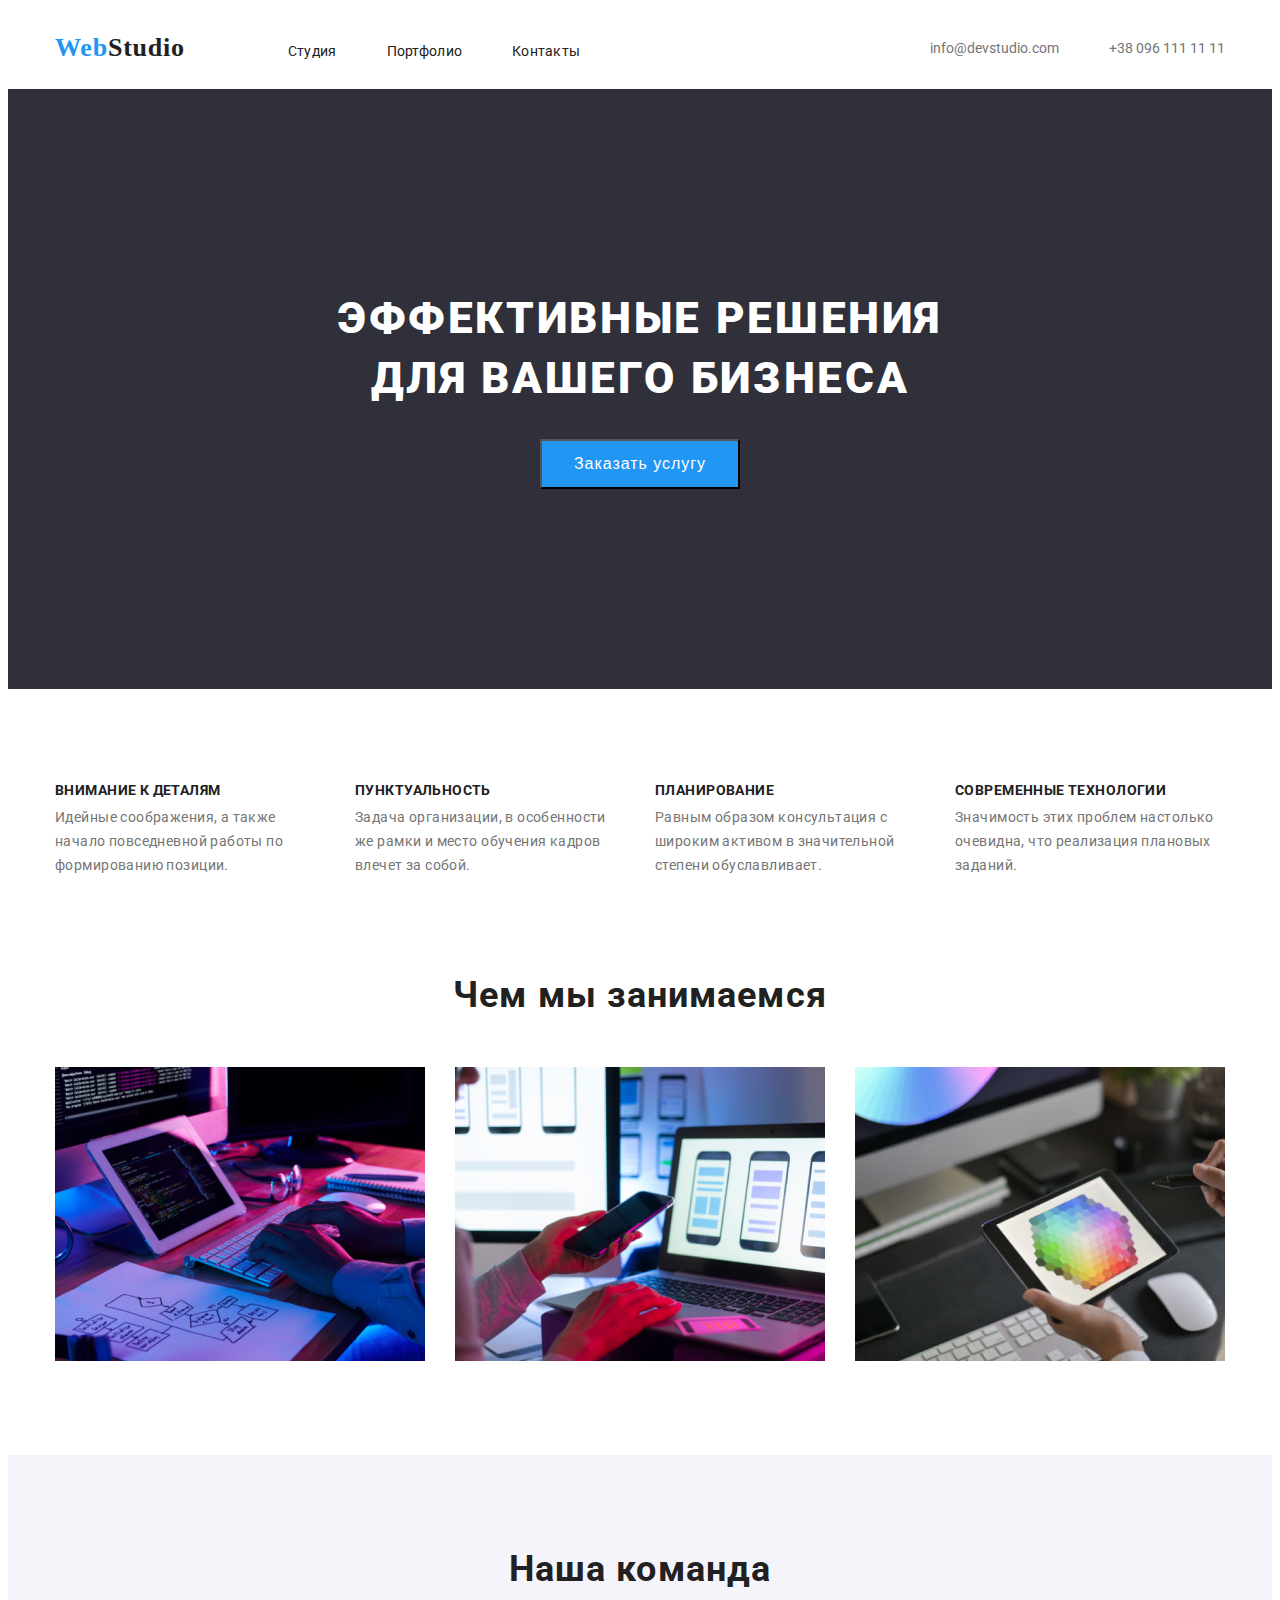
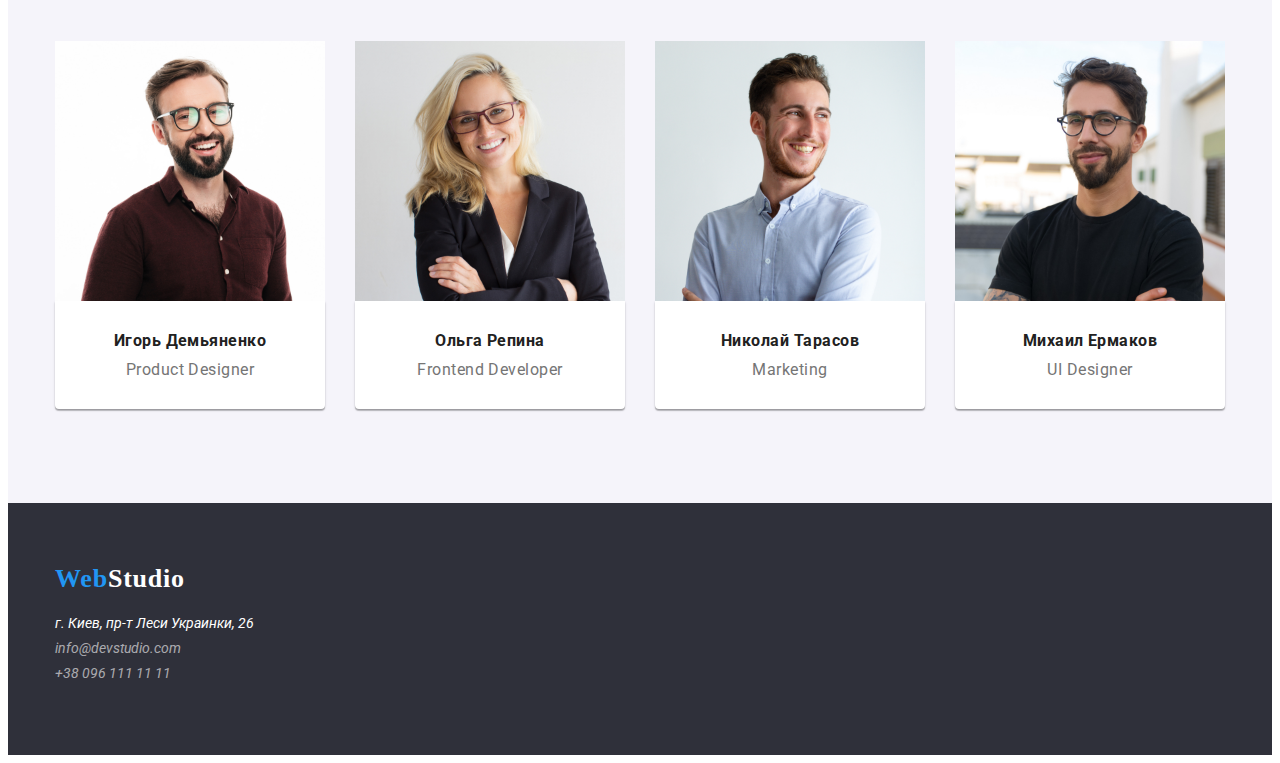
<file: index.html>
<!DOCTYPE html>
<html lang="ru">
  <head>
    <meta charset="UTF-8"/>
    <meta name="viewport" content="width=device-width, initial-scale=1.0"/>
    <title>Web Studio</title>
    <link rel="stylesheet" href="photo"/>
    <link rel="stylesheet" href="https://cdnjs.cloudflare.com/ajax/libs/modern-normalize/1.0.0/modern-normalize.css" integrity="sha512-Zx6MlUMKSVJoQ+83OwhdILe8cSEsCzfqThJd7J/VA2UrK6Ctj85p+xzqfyuNXE5B1k25uUdmJ2OzItbBy9GHAQ==" crossorigin="anonymous" />
    <link rel="stylesheet" href="portfolio.html">
    <link href="https://fonts.googleapis.com/css2?family=Roboto:wght@500&display=swap" rel="stylesheet">
    <link rel="stylesheet" href="css/style.css">
  </head>
  <body>
    <header class="header">
      <div class="container header-container">
        <nav class="nav">
          <a href="./" class="logo"><span class="logo-blye">Web</span>Studio</a>
          <ul class="menu">
            <li class="nav-text">
              <a href="#" class="link">Студия</a>
            </li>
            <li class="nav-text">
              <a href="portfolio.html" class="link">Портфолио</a>
            </li>
            <li class="nav-text">
              <a href="#contact" class="link">Контакты</a>
            </li>
          </ul>
        </nav>
        <ul class="nav-contact">
          <li class="link-contact">
            <a href="mailto:info@devstudio.com" class="link">info@devstudio.com</a>
          </li>
          <li class="link-contact">
            <a href="tel:+380961111111" class="link">+38 096 111 11 11</a>
          </li>
        </ul>
      </div>
    </header>
    <main>
      <section class="hero">
        <div class="container">
          <div class="hero-box">
            <h1 class="hero-text">Эффективные решения для вашего бизнеса</h1>
            <button type="button" class="btn btn-text">Заказать услугу</button>
          </div>
        </div>
      </section>
      <section class="lesson-details">
        <div class="container">
          <ul class="ability">
            <li class="ability-box">
              <h3 class="ability-headlines">Внимание к деталям</h3>
              <p class="ability-text">
                Идейные соображения, а также начало повседневной работы по
                формированию позиции.
              </p>
            </li>
            <li class="ability-box">
              <h3 class="ability-headlines">Пунктуальность</h3>
              <p class="ability-text">
                Задача организации, в особенности же рамки и место обучения кадров
                влечет за собой.
              </p>
            </li>
            <li class="ability-box">
              <h3 class="ability-headlines">Планирование</h3>
              <p class="ability-text">
                Равным образом консультация с широким активом в значительной
                степени обуславливает.
              </p>
            </li>
            <li class="ability-box">
              <h3 class="ability-headlines">Современные технологии</h3>
              <p class="ability-text">
                Значимость этих проблем настолько очевидна, что реализация
                плановых заданий.
              </p>
            </li>
          </ul>
          <div class="our-occupation">
            <h2 class="classes">Чем мы занимаемся</h2>
            <ul class="gallery">
              <li class="photo-occupation">
                <img src="photo/img.jpg" alt="Програмирование" width="370" height="294"/>
              </li>
              <li class="photo-occupation">
                <img src="photo/img-2.jpg" alt="Стилизация" width="370" height="294"/>
              </li>
              <li class="photo-occupation">
                <img src="photo/img-3.jpg" alt="Дизайн" width="370" height="294"/>
              </li>
            </ul>
          </div>
        </div>
      </section>
      <section class="team">
        <div class="container">
          <h2 class="classes">Наша команда</h2>
          <ul class="team-photo">
            <li class="team-photo-item">
              <img src="photo/team/img-1.jpg" alt="Игорь Демьяненко" width="270" height="260"/>
              <div class="name-profession">
                <h3 class="name">Игорь Демьяненко</h3>
                <p class="profession">Product Designer</p>
              </div>
            </li>
            <li class="team-photo-item">
              <img src="photo/team/img-2.jpg" alt="Ольга Репина" width="270" height="260"/>
              <div class="name-profession">
                <h3 class="name">Ольга Репина</h3>
                <p class="profession">Frontend Developer</p>
              </div>
            </li>
            <li class="team-photo-item">
              <img src="photo/team/img-3.jpg" alt="Николай Тарасов" width="270" height="260"/>
              <div class="name-profession">
                <h3 class="name">Николай Тарасов</h3>
                <p class="profession">Marketing</p>
              </div class="name-profession">
            </li class="team-photo-item">
            <li class="team-photo-item">
              <img src="photo/team/img-4.jpg" alt="Михаил Ермаков" width="270" height="260"/>
              <div class="name-profession">
                <h3 class="name">Михаил Ермаков</h3>
                <p class="profession">UI Designer</p>          
              </div>
            </li>
          </ul>
        </div>
      </section>
    </main>
    <footer class="footer">
      <div class="container">
        <a href="./" class="logo"><span class="logo-blye">Web</span>Studio</a>
        <address class="address">
          <ul>
            <li>
              <a href="https://goo.gl/maps/VjD2412M1aLJkWsU9" class="map link">г. Киев, пр-т Леси Украинки, 26</a>
            </li>
            <li>
              <a href="mailto:info@devstudio.com" class="link contact">info@devstudio.com</a>
            </li>
            <li>
              <a href="tel:+380961111111" id="contact" class="link contact">+38 096 111 11 11</a>
            </li>
          </ul>
        </address>
      </div>
    </footer>
  </body>
</html>
</file>
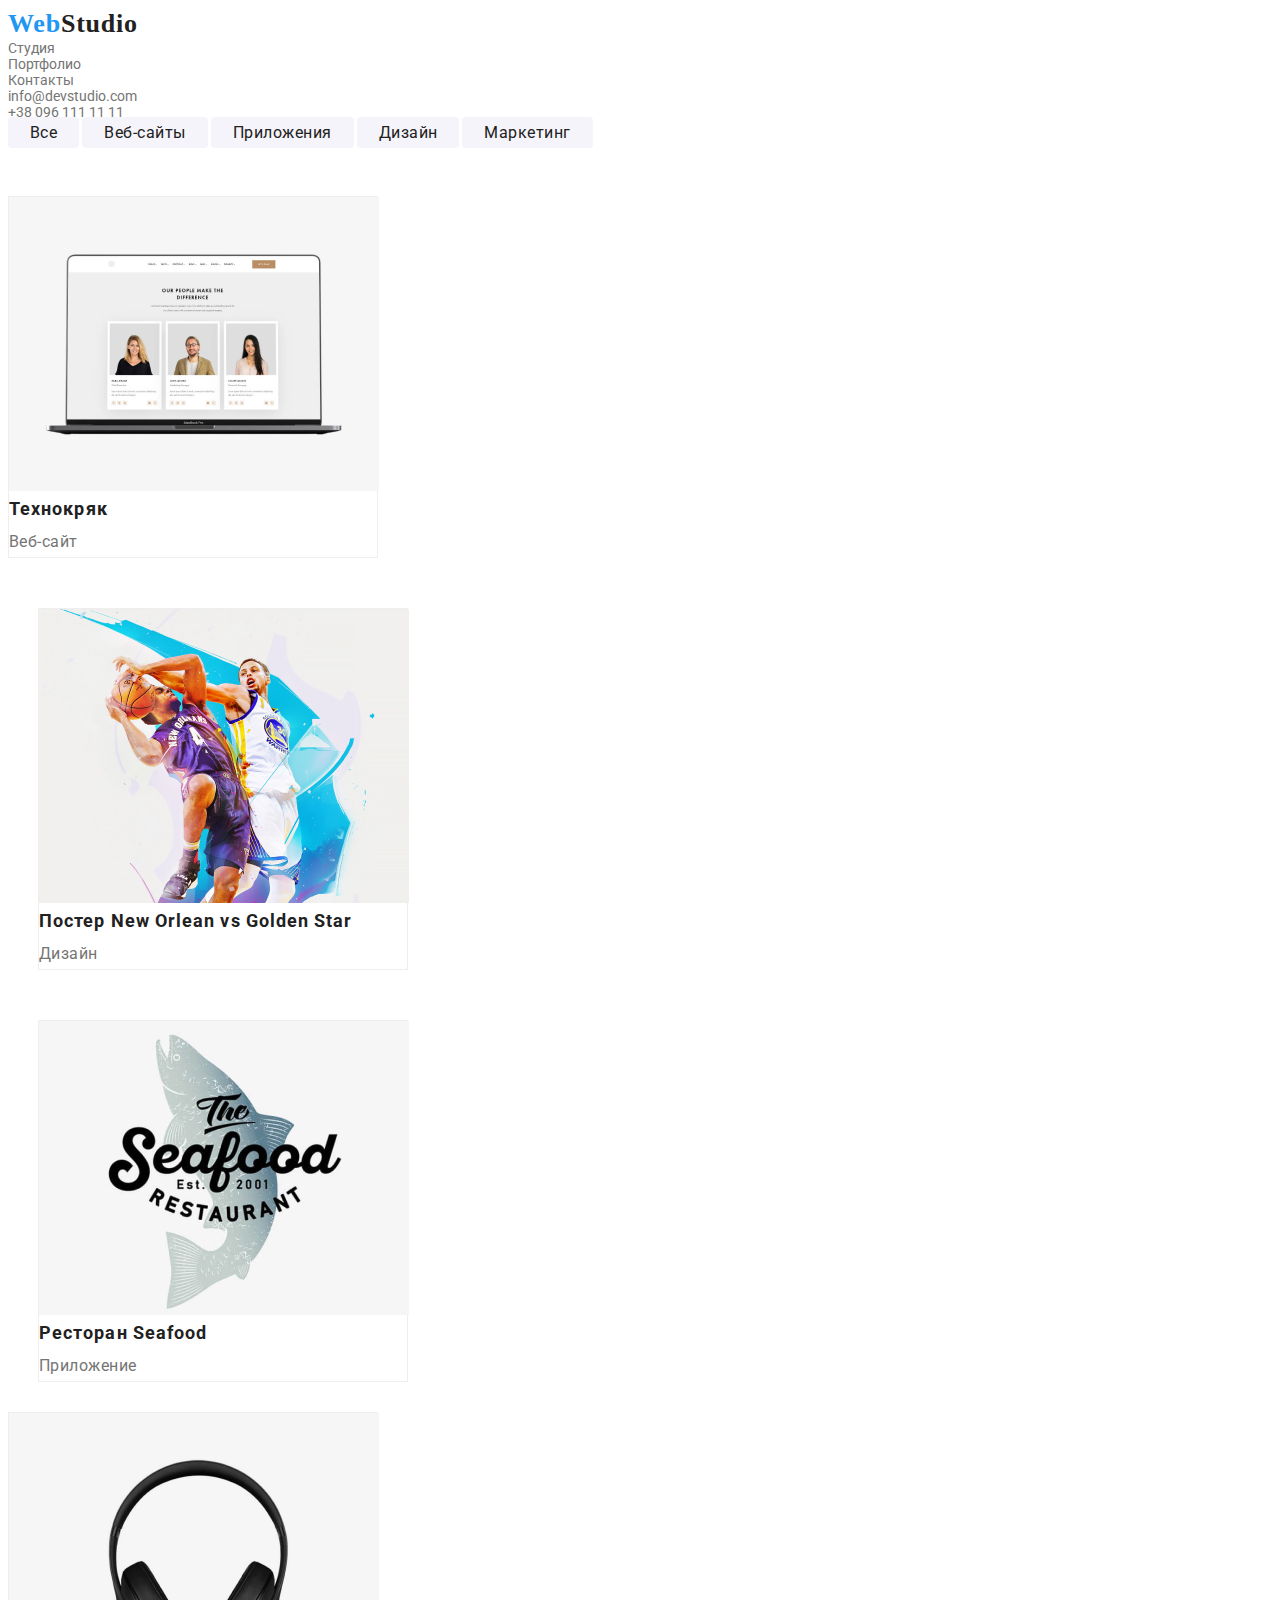
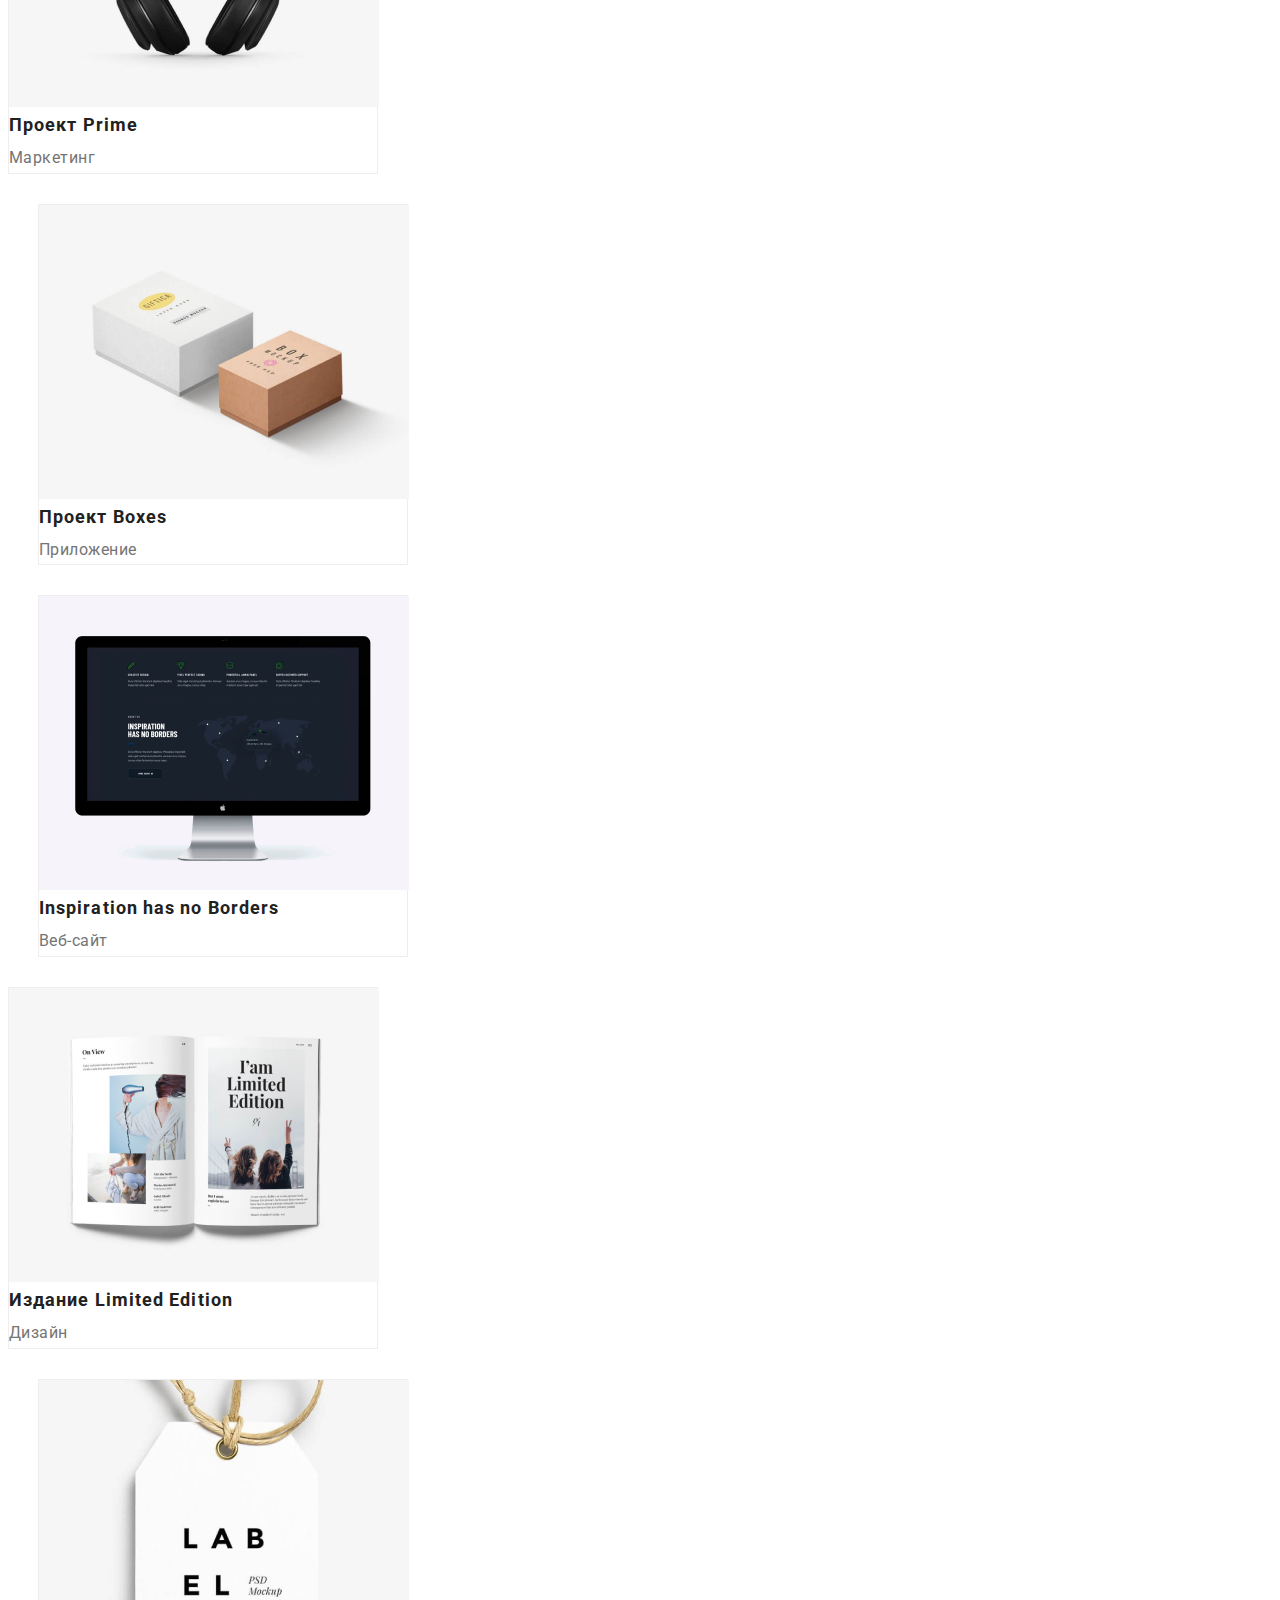
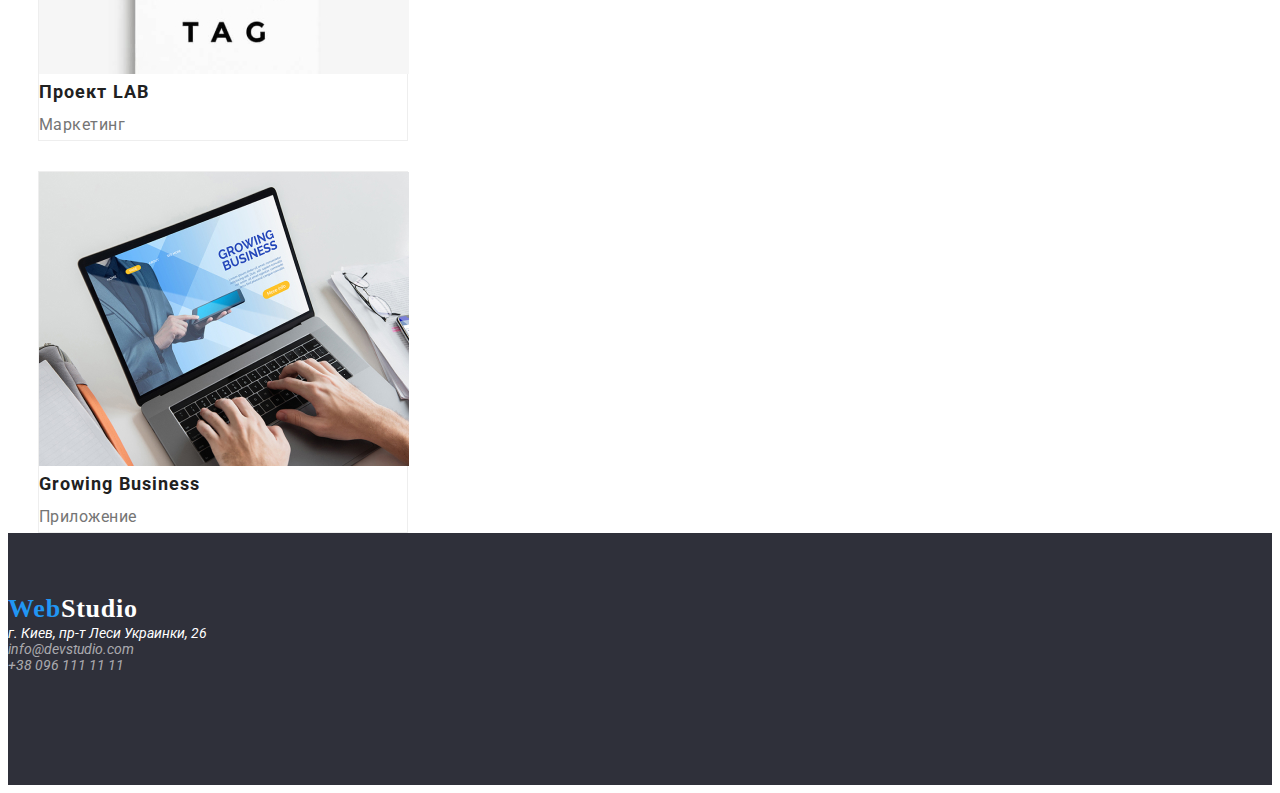
<file: page.html>
<!DOCTYPE html>
<html lang="en">
<head>
  <meta charset="UTF-8">
  <meta name="viewport" content="width=device-width, initial-scale=1.0">
  <title>Портфолио</title>
  <link href="https://fonts.googleapis.com/css2?family=Roboto:wght@500&display=swap" rel="stylesheet">
  <link rel="stylesheet" href="css/page.css">
</head>
<body>
  <header>
    <nav>
     <ul>
        <li>
          <a href="./" class="logo"><span class="logo-blye">Web</span>Studio</a>
        </li>
        <li>
          <a href="#" class="nav-text link">Студия</a>
        </li>
        <li>
          <a href="page.html" class="nav-text link">Портфолио</a>
        </li>
        <li>
          <a href="#contact" class="nav-text link">Контакты</a>
        </li>
      </ul>
    </nav>
    <ul>
      <li><a href="mailto:info@devstudio.com" class="link">info@devstudio.com</a></li>
      <li><a href="tel:+380961111111" class="link">+38 096 111 11 11</a></li>
    </ul>
  </header>
  <main>
    <nav>
      <!-- <button type="button">Все</button>
      <button type="button">Веб-сайты</button>
      <button type="button">Приложения</button>
      <button type="button">Дизайн</button>
      <button type="button">Маркетинг</button> -->
      <a href="#" class="services link">Все</a>
      <a href="#" class="services link">Веб-сайты</a>
      <a href="#" class="services link">Приложения</a>
      <a href="#" class="services link">Дизайн</a>
      <a href="#" class="services link">Маркетинг</a>
  </nav>
    <ul>
      <li class="photo">
        <img src="photo/page/img.jpg" alt="Технокряк">
        <a href="#" class="text-photo link">Технокряк</a>
        <p class="text-photo-gray">Веб-сайт</p>
      </li>
      <li class="photo">
        <img src="photo/page/img-2.jpg" alt="Постер New Orlean vs Golden Star">
        <a href="#" class="text-photo link">Постер New Orlean vs Golden Star</a>
        <p class="text-photo-gray">Дизайн</p>
      </li>
      <li class="photo">
        <img src="photo/page/img-3.jpg" alt="Ресторан Seafood">
        <a href="#" class="text-photo link">Ресторан Seafood</a>
        <p class="text-photo-gray">Приложение</p>
      </li>
      <li class="photo">
        <img src="photo/page/img-4.jpg" alt="Проект Prime">
        <a href="#" class="text-photo link">Проект Prime</a>
        <p class="text-photo-gray">Маркетинг</p>
      </li>
      <li class="photo">
        <img src="photo/page/img-5.jpg" alt="Проект Boxes">
        <a href="#" class="text-photo link">Проект Boxes</a>
        <p class="text-photo-gray">Приложение</p>
      </li>
      <li class="photo">
        <img src="photo/page/img-6.jpg" alt="Inspiration has no Borders">
        <a href="#" class="text-photo link">Inspiration has no Borders</a>
        <p class="text-photo-gray">Веб-сайт</p>
      </li>
      <li class="photo">
        <img src="photo/page/img-7.jpg" alt="Издание Limited Edition">
        <a href="#" class="text-photo link">Издание Limited Edition</a>
        <p class="text-photo-gray">Дизайн</p>
      </li>
      <li class="photo">
        <img src="photo/page/img-8.jpg" alt="Проект LAB">
        <a href="#" class="text-photo link">Проект LAB</a>
        <p class="text-photo-gray">Маркетинг</p>
      </li>
      <li class="photo">
        <img src="photo/page/img-9.jpg" alt="Growing Business">
        <a href="#" class="text-photo link">Growing Business</a>
        <p class="text-photo-gray">Приложение</p>
      </li>
    </ul>
  </main>
  <footer class="footer">
    <a href="./" class="logo"><span class="logo-blye">Web</span>Studio</a>
    <address>
      <ul>
        <li>
          <a href="https://goo.gl/maps/VjD2412M1aLJkWsU9" class="map link">г. Киев, пр-т Леси Украинки, 26</a>
        </li>
        <li>
          <a href="mailto:info@devstudio.com" class="link contact">info@devstudio.com</a>
        </li>
        <li>
          <a href="tel:+380961111111" id="contact" class="link contact">+38 096 111 11 11</a>
        </li>
      </ul>
    </address>
  </footer>
</body>
</html>
</file>
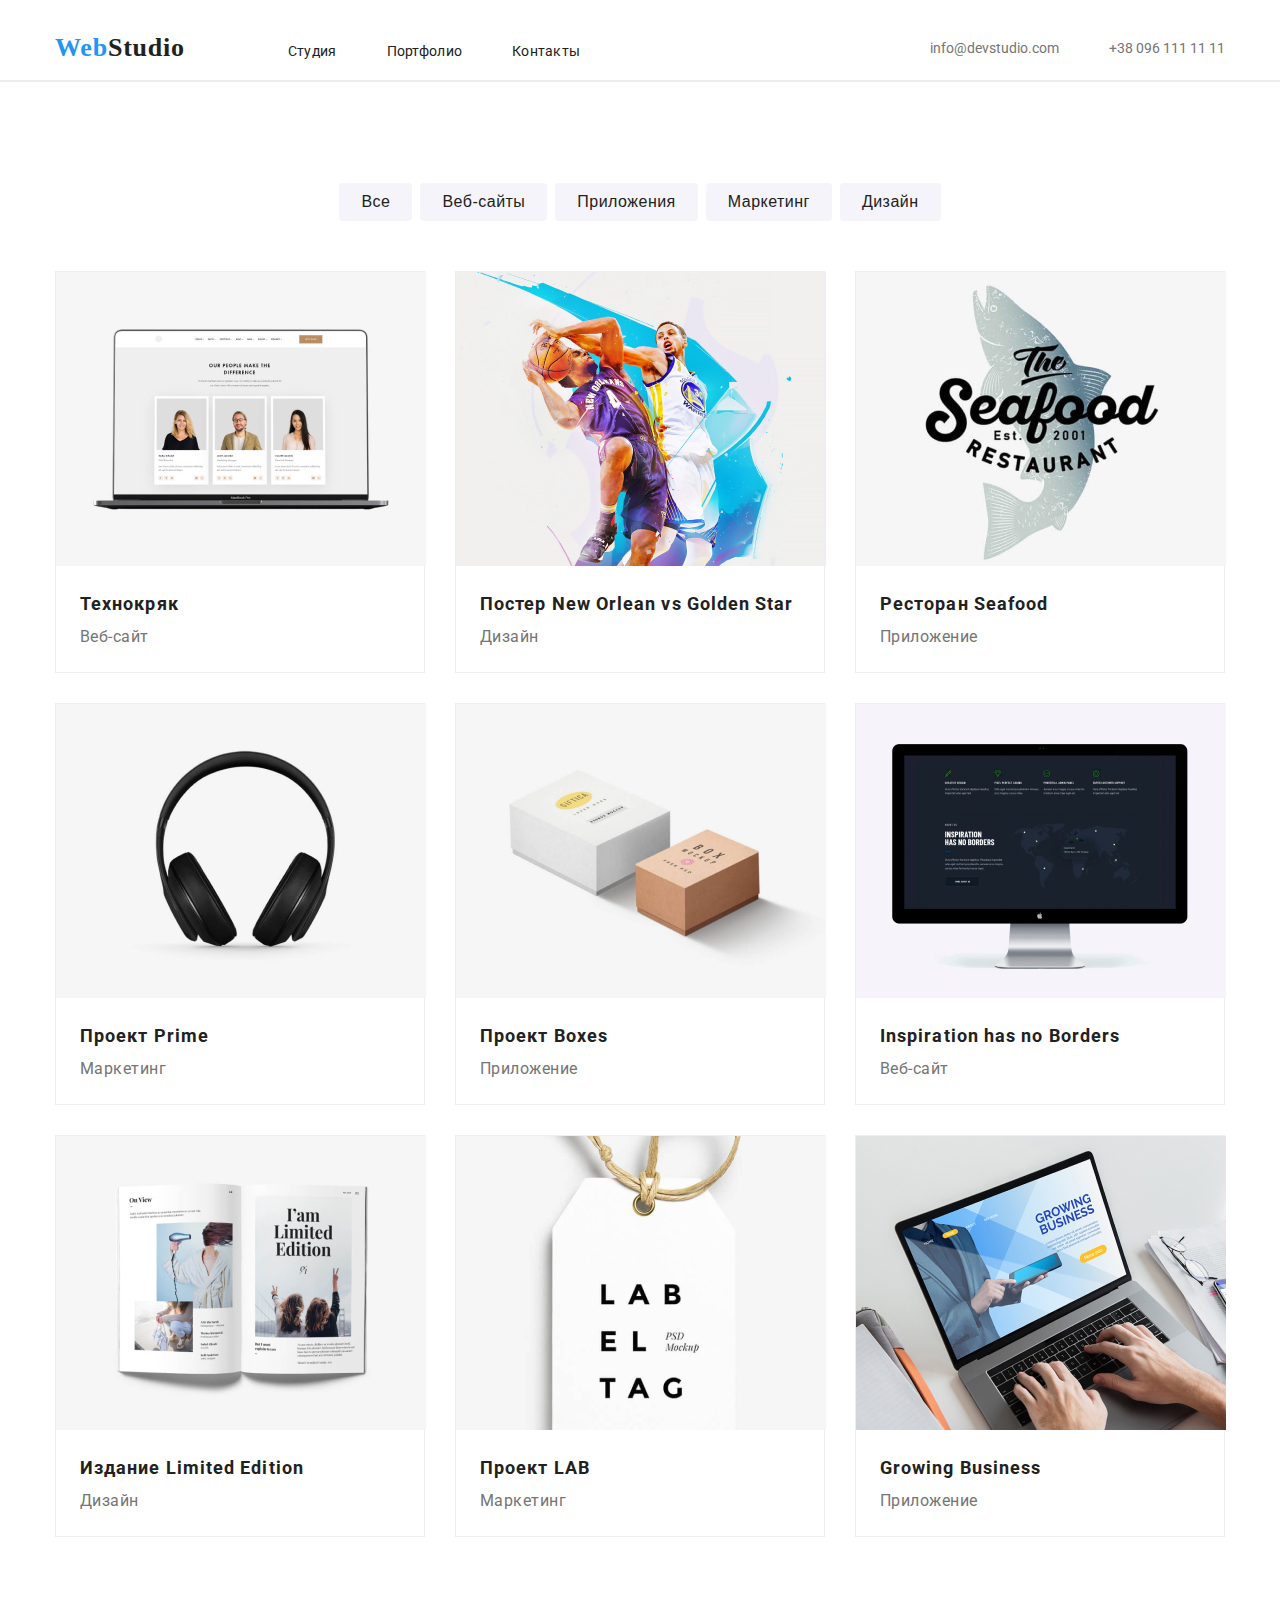
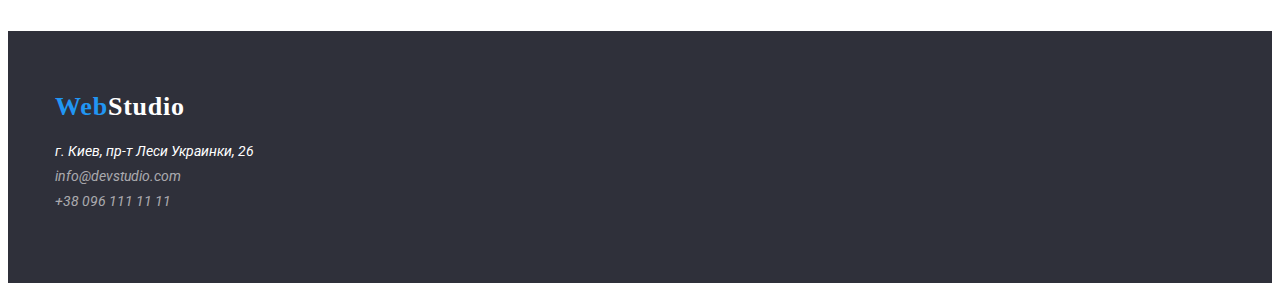
<file: portfolio.html>
<!DOCTYPE html>
<html lang="en">
<head>
  <meta charset="UTF-8">
  <meta name="viewport" content="width=device-width, initial-scale=1.0">
  <title>Портфолио</title>
  <link href="https://fonts.googleapis.com/css2?family=Roboto:wght@500&display=swap" rel="stylesheet">
  <link rel="stylesheet" href="https://cdnjs.cloudflare.com/ajax/libs/modern-normalize/1.0.0/modern-normalize.css" integrity="sha512-Zx6MlUMKSVJoQ+83OwhdILe8cSEsCzfqThJd7J/VA2UrK6Ctj85p+xzqfyuNXE5B1k25uUdmJ2OzItbBy9GHAQ==" crossorigin="anonymous" />
  <link rel="stylesheet" href="css/page.css">
</head>
<body>
  <header class="header">
    <div class="container header-container">
      <nav class="nav">
        <a href="./" class="logo"><span class="logo-blye">Web</span>Studio</a>
        <ul class="menu">
          <li class="nav-text">
            <a href="#" class="link">Студия</a>
          </li>
          <li class="nav-text">
            <a href="portfolio.html" class="link">Портфолио</a>
          </li>
          <li class="nav-text">
            <a href="#contact" class="link">Контакты</a>
          </li>
        </ul>
      </nav>
      <ul class="nav-contact">
        <li class="link-contact">
          <a href="mailto:info@devstudio.com" class="link">info@devstudio.com</a>
        </li>
        <li class="link-contact">
          <a href="tel:+380961111111" class="link">+38 096 111 11 11</a>
        </li>
      </ul>
    </div>
  </header>
  <div class="line"></div>
  <main class="main">
      <ul class="btn"> 
        <li class="button"><button type="button" class="services">Все</button></li>
        <li class="button"><button type="button" class="services">Веб-сайты</button></li>
        <li class="button"><button type="button" class="services">Приложения</button></li>
        <li class="button"><button type="button" class="services">Маркетинг</button></li>
        <li class="button"><button type="button" class="services">Дизайн</button></li>
      </ul>
      <section>
        <div class="container">
          <ul class="gallery">
            <li class="photo">
              <img src="photo/page/img.jpg" alt="Технокряк" width="370px" height="294px">
              <div class="containret-text-photo">
                <h3 class="text-photo">Технокряк</h3>
                <p class="text-photo-gray">Веб-сайт</p>
              </div>
            </li>
            <li class="photo">
              <img src="photo/page/img-2.jpg" alt="Постер New Orlean vs Golden Star" width="370px" height="294px">
              <div class="containret-text-photo">
                <h3 class="text-photo">Постер New Orlean vs Golden Star</h3>
                <p class="text-photo-gray">Дизайн</p>
              </div>
            </li>
            <li class="photo">
              <img src="photo/page/img-3.jpg" alt="Ресторан Seafood" width="370px" height="294px">
              <div class="containret-text-photo">
                <h3 class="text-photo">Ресторан Seafood</h3>
                <p class="text-photo-gray">Приложение</p>
              </div>
            </li>
            <li class="photo">
              <img src="photo/page/img-4.jpg" alt="Проект Prime" width="370px" height="294px">
              <div class="containret-text-photo">
                <h3 class="text-photo">Проект Prime</h3>
                <p class="text-photo-gray">Маркетинг</p>
              </div>
            </li>
            <li class="photo">
              <img src="photo/page/img-5.jpg" alt="Проект Boxes" width="370px" height="294px">
              <div class="containret-text-photo">
                <h3 class="text-photo">Проект Boxes</h3>
                <p class="text-photo-gray">Приложение</p>
              </div>
            </li>
            <li class="photo">
              <img src="photo/page/img-6.jpg" alt="Inspiration has no Borders" width="370px" height="294px">
              <div class="containret-text-photo">
                <h3 class="text-photo">Inspiration has no Borders</h3>
                <p class="text-photo-gray">Веб-сайт</p>
              </div>
            </li>
            <li class="photo">
              <img src="photo/page/img-7.jpg" alt="Издание Limited Edition" width="370px" height="294px">
              <div class="containret-text-photo">
                <h3 class="text-photo">Издание Limited Edition</h3>
                <p class="text-photo-gray">Дизайн</p>
              </div>
            </li>
            <li class="photo">
              <img src="photo/page/img-8.jpg" alt="Проект LAB" width="370px" height="294px">
              <div class="containret-text-photo">
                <h3 class="text-photo">Проект LAB</h3>
                <p class="text-photo-gray">Маркетинг</p>
              </div>
              </li>
              <li class="photo">
                <img src="photo/page/img-9.jpg" alt="Growing Business" width="370px" height="294px">
                <div class="containret-text-photo">
                  <h3 class="text-photo">Growing Business</h3>
                  <p class="text-photo-gray">Приложение</p>
                </div>
            </li>
          </ul>
        </div>
      </section>
  </main>
  <footer class="footer">
    <div class="container">
      <a href="./" class="logo"><span class="logo-blye">Web</span>Studio</a>
      <address class="address">
        <ul>
          <li>
            <a href="https://goo.gl/maps/VjD2412M1aLJkWsU9" class="map link">г. Киев, пр-т Леси Украинки, 26</a>
          </li>
          <li>
            <a href="mailto:info@devstudio.com" class="link contact">info@devstudio.com</a>
          </li>
          <li>
            <a href="tel:+380961111111" id="contact" class="link contact">+38 096 111 11 11</a>
          </li>
        </ul>
      </address>
    </div>
  </footer>
</body>
</html>
</file>
<file: css/style.css>
:root{
    --main-color-text-gray:#757575;
    --accent-color-blue: #2196F3; 
    --background-color-white: #FFFFFF;
    --secondary-color-black: #212121;
    --bg-color-sektion: #2F303A;
    --bg-btn-color-white-gray: #F5F4FA;
}

*,
*::before,
*::after {
    box-sizing: inherit;
}  

html{
    box-sizing: border-box;
}

body{
    font-family: 'roboto', 'sans-serif';
    font-size: 14px;
    color: var(--main-color-text-gray);
}

img{
    display: block;
    max-height: 100%;
    height: auto;
}

li{
    list-style: none;
}

h1, h2, h3, ul, p{
    margin: 0px;
    padding: 0px;
}

.container{
    width: 1200px;
    padding-left: 15px;
    padding-right: 15px;
    margin-right: auto;
    margin-left: auto;
}





           /* header */

.header{
    padding-top: 24px;
    padding-bottom: 25px;
    align-items: center;
    display: flex;
}
           
.header .container{
    display: flex;
}

.header-container {
    display: flex;
    align-items: center;
    justify-content: flex-end;
}

.nav{
    margin-right: auto;
}

.menu{
    display: inline-flex;
    
}

.nav-contact{
    display: inline-flex;
   
}

.nav-text .link{
    color: var(--secondary-color-black);
    line-height: 1.142;
    letter-spacing: 0.02em;
    text-decoration: none;
}    

.nav-text{
    margin-right: 50px;
}

.nav-text:last-child {
    margin-right: 0px;
}

.link-contact{
    margin-right: 50px;
}

.link-contact:last-child{
    margin-right: 0px;
}

.logo{
    font-family: 'raleway', 'sans-serif';
    color: var(--secondary-color-black);
    text-decoration: none;
    font-weight: bold;
    font-size: 26px;
    line-height: 1.23;
    letter-spacing: 0.03em;
    margin-right: 100px;
}

.logo-blye{
    color: var(--accent-color-blue);
}





            /* hero */

.hero{
    background-color: var(--bg-color-sektion);
    width: auto;
    padding: 200px 0;
}

.hero-box{
    margin-left: auto;
    margin-right: auto;
    width: 630px;
    height: 200px;
    text-align: center;
}


.hero-text{
    color: var(--background-color-white);
    font-weight: 900;
    font-size: 44px;
    line-height: 1.36;
    letter-spacing: 0.06em;
    text-transform: uppercase;
    
}

.ability-headlines{
    color: var(--secondary-color-black);
    text-transform: uppercase;
    font-size: 14px;
    line-height: 0.875;
    letter-spacing: 0.03em;  
}

.ability-text{
    font-size: 14px;
    line-height: 1.714; 
    letter-spacing: 0.03em;
    width: 270px;
    height: 75px;
    margin-top: 10px;
}




            /* button */

.btn{
    background-color: var(--accent-color-blue);
    color: var(--background-color-white);
    width: 200px;
    height: 50px;    
}

.btn-text{
    font-size: 16px; 
    line-height: 1.875;
    letter-spacing: 0.06em;
    margin-top: 30px;
} 






        /* link */
.link{
    display: block;
    text-decoration: none;
    color: inherit;
}

.link:focus,
.link:hover{
    color: var(--accent-color-blue);
}

            /* наши плюхи */

.lesson-details{
    padding-bottom: 94px;
}

.ability-box{
    margin-left: 30px;
    margin-top: 95px;
    flex-basis: calc(100% / 4 - 30px);
}

.ability-box:nth-child(4n + 1){
    margin-left: 0px;
}

.ability{
    display: flex;
    flex-wrap: wrap;
}





            /* чем мы занимаемся */

.classes{
    color: var(--secondary-color-black);
    text-align: center;
    font-size: 36px;
    line-height: 1.166;
    letter-spacing: 0.03em;
}

.our-occupation{
    margin-top: 94px;
}

.gallery{
    display: flex;
    flex-wrap: wrap;
}

.photo-occupation{
    margin-top: 50px;
    margin-left: 30px;
    flex-basis: calc(100% / 3 - 30px);
}

.photo-occupation:nth-child(3n + 1){
    margin-left: 0px;
}




            /* team */
            
.team{
    background: var(--bg-btn-color-white-gray);
    padding: 94px 0;
}

.team-photo{
    display: flex;
    flex-wrap: wrap;
}

.team-photo-item{
    margin-top: 50px;
    margin-left: 30px;
    flex-basis: calc(100% / 4 - 30px);  
}

.team-photo-item:nth-child(4n + 1){
    margin-left: 0px;
}

.name{
    text-align: center;
    font-size: 16px;
    line-height: 1.187;
    letter-spacing: 0.03em;
    color: var(--secondary-color-black);
}

.name-profession{
    background-color: var(--background-color-white);
    width: 270px;
    height: auto;
    padding-top: 30px;
    padding-bottom: 30px;
    border-radius: 0 0 4px 4px;
    box-shadow: 0px 1px 3px rgba(0, 0, 0, 0.12), 0px 1px 1px rgba(0, 0, 0, 0.14), 0px 2px 1px rgba(0, 0, 0, 0.2);
}

.profession{
    text-align: center;
    font-size: 16px;
    line-height: 1.187;
    letter-spacing: 0.03em;
    margin-top: 10px;
}





            /* footer */

.footer{
    background-color: var(--bg-color-sektion);
    height: 252px;
    padding-top: 60px;
}

.footer .logo{
    color: var(--background-color-white);
}

.address{
    margin-top: 20px;
}

.map{
    margin-bottom: 9px;
    color: var(--background-color-white);
}

.contact{
    margin-bottom: 9px;
    color: rgba(255, 255, 255, 0.6);
}
</file>
<file: css/page.css>
:root{
    --main-color-text-gray:#757575;
    --accent-color-blue: #2196F3; 
    --background-color-white: #FFFFFF;
    --secondary-color-black: #212121;
    --bg-color-sektion: #2F303A;
    --bg-btn-color-white-gray: #F5F4FA;
}

*,
*::before,
*::after {
    box-sizing: inherit;
}  

html{
    box-sizing: border-box;
}

body{
    font-family: 'roboto', 'sans-serif';
    font-size: 14px;
    color: var(--main-color-text-gray);
}

img{
    display: block;
    max-height: 100%;
    height: auto;
}

li{
    list-style: none;
}

h1, h2, h3, ul, p{
    margin: 0px;
    padding: 0px;
}

.container{
    width: 1200px;
    padding-left: 15px;
    padding-right: 15px;
    margin-right: auto;
    margin-left: auto;
}




        /* header */

.header{
    padding-top: 24px;
    padding-bottom: 25px;
    align-items: center;
    display: flex;
}
            
.header .container{
    display: flex;
}

.header-container {
    display: flex;
    align-items: center;
    justify-content: flex-end;
}

.nav{
    margin-right: auto;
}

.menu{
    display: inline-flex;
    
}

.nav-contact{
    display: inline-flex;
    
}

.nav-text .link{
    color: var(--secondary-color-black);
    line-height: 1.142;
    letter-spacing: 0.02em;
    text-decoration: none;
}    

.nav-text{
    margin-right: 50px;
}

.nav-text:last-child {
    margin-right: 0px;
}

.link-contact{
    margin-right: 50px;
}

.link-contact:last-child{
    margin-right: 0px;
}

.logo{
    font-family: 'raleway', 'sans-serif';
    color: var(--secondary-color-black);
    text-decoration: none;
    font-weight: bold;
    font-size: 26px;
    line-height: 1.23;
    letter-spacing: 0.03em;
    margin-right: 100px;
}

.logo-blye{
    color: var(--accent-color-blue);
}


.line{
    position: absolute;
    width: 1600px;
    height: 0px;
    left: 0px;
    top: 80px;
    border: 1px solid #ECECEC;
}

        /* link */

.link{
    text-decoration: none;
    color: inherit;
}

.link:focus,
.link:hover{
    color: var(--accent-color-blue);
}

    /* button */
    
.services{
    color: var(--secondary-color-black);
    background-color: var(--bg-btn-color-white-gray);
    font-size: 16px;
    line-height: 1.62;
    letter-spacing: 0.03em;
    border-radius: 4px;
    padding: 6px 22px; 
    border: none; 
    outline: none;  
} 

.btn{
    display: flex;
    flex-wrap: wrap;
    justify-content: center;
}

.button:not(:last-child){
    margin-right: 8px;
}

.services:hover{
    background-color: var(--accent-color-blue);
    color: var(--background-color-white);
}

    /* main */

.main{
    padding-top: 94px;
    padding-bottom: 94px;
}

.gallery{
    display: flex;
    flex-wrap: wrap;
}

.photo{
    border: 1px solid #EEEEEE;
    width: 370px;
    height: auto;
    margin-top: 50px;
    flex-basis: calc(100% / 3 - 30px);

}

.photo:not(:nth-child(3n + 1)){
    margin-left: 30px;
}

.photo:nth-child(n + 4){
    margin-top: 30px;
}

.containret-text-photo{
    padding: 20px 24px;
}

.text-photo{
    color: var(--secondary-color-black);
    font-weight: bold;
    font-size: 18px;
    line-height: 2;
    letter-spacing: 0.06em;
}

.text-photo-gray{
    font-size: 16px;
    line-height: 1.87;
    letter-spacing: 0.03em;
}

    /* footer */

.footer{
    background-color: var(--bg-color-sektion);
    height: 252px;
    padding-top: 60px;
}

.footer .logo{
    color: var(--background-color-white);
}

.address{
    margin-top: 20px;
}

.map{
    color: var(--background-color-white);
}

.contact{
    color: rgba(255, 255, 255, 0.6);
}

.address li{
    margin-bottom: 9px;
}
</file>
